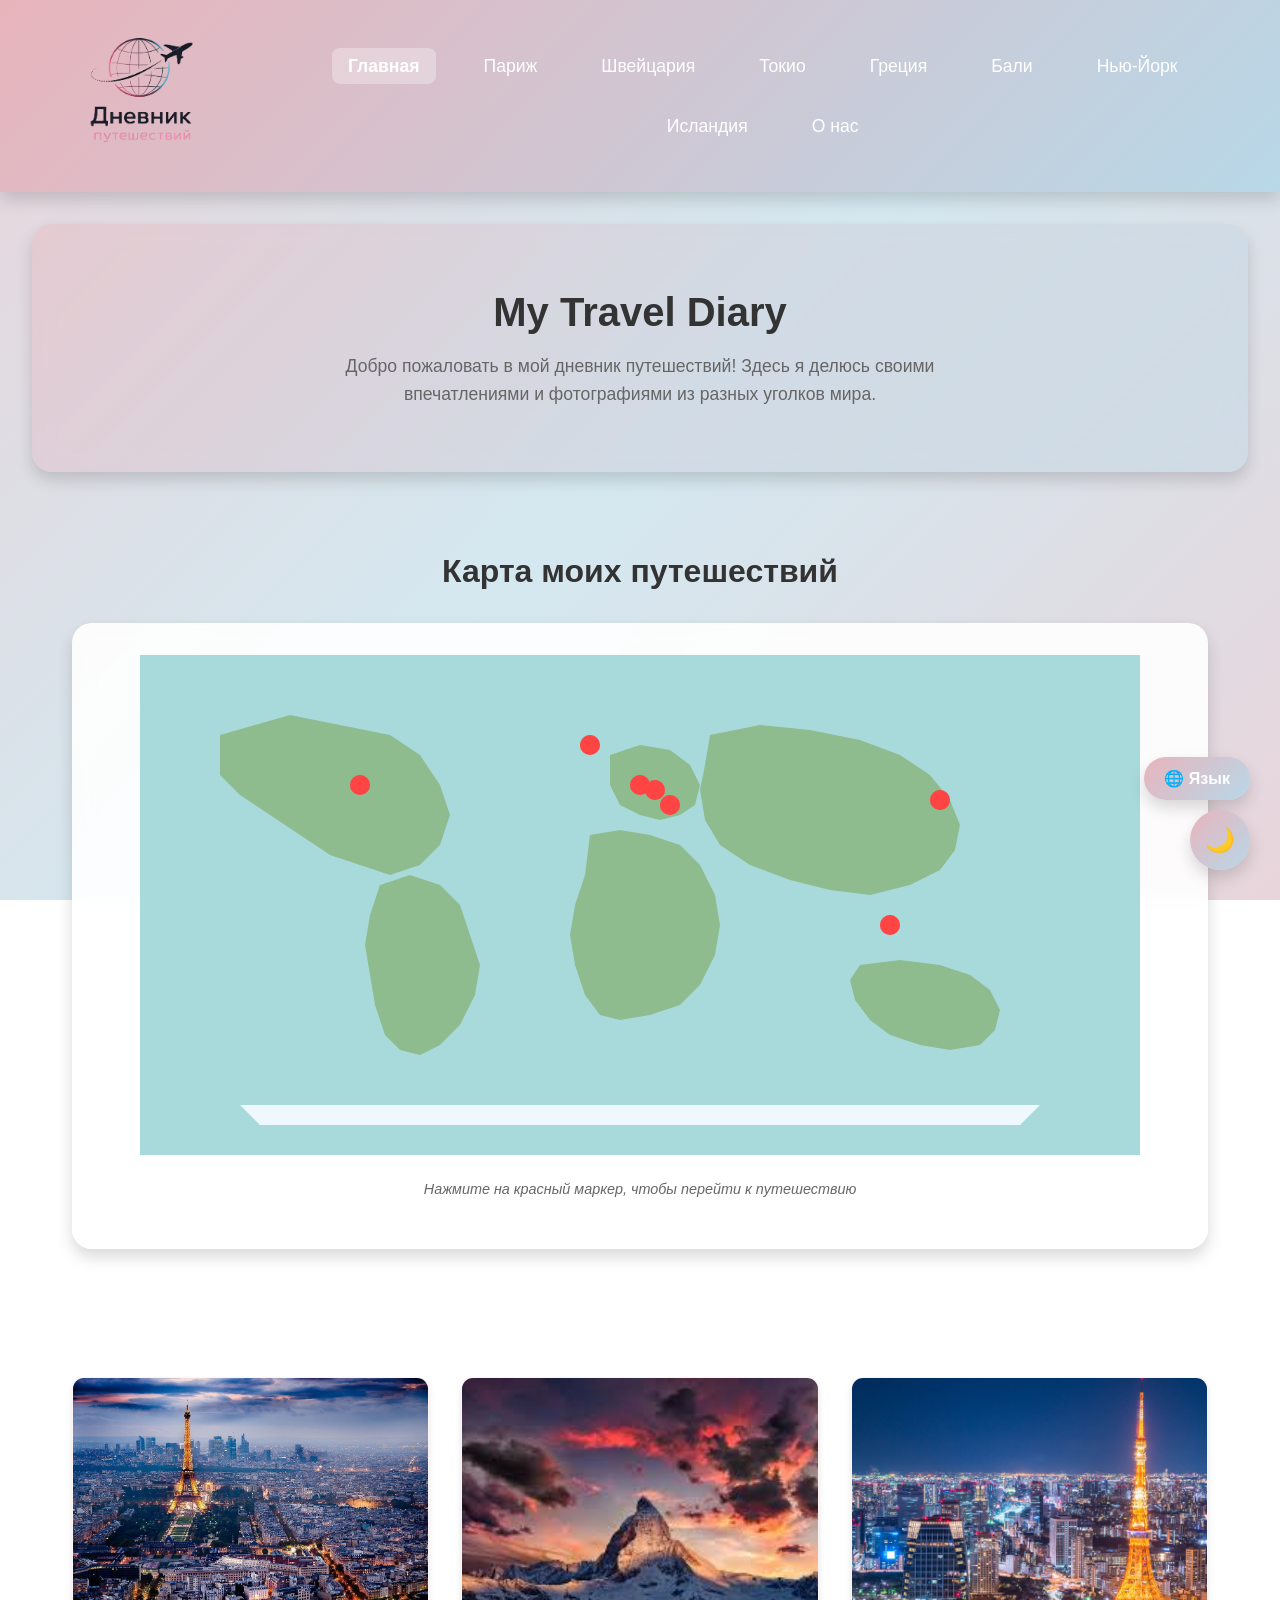
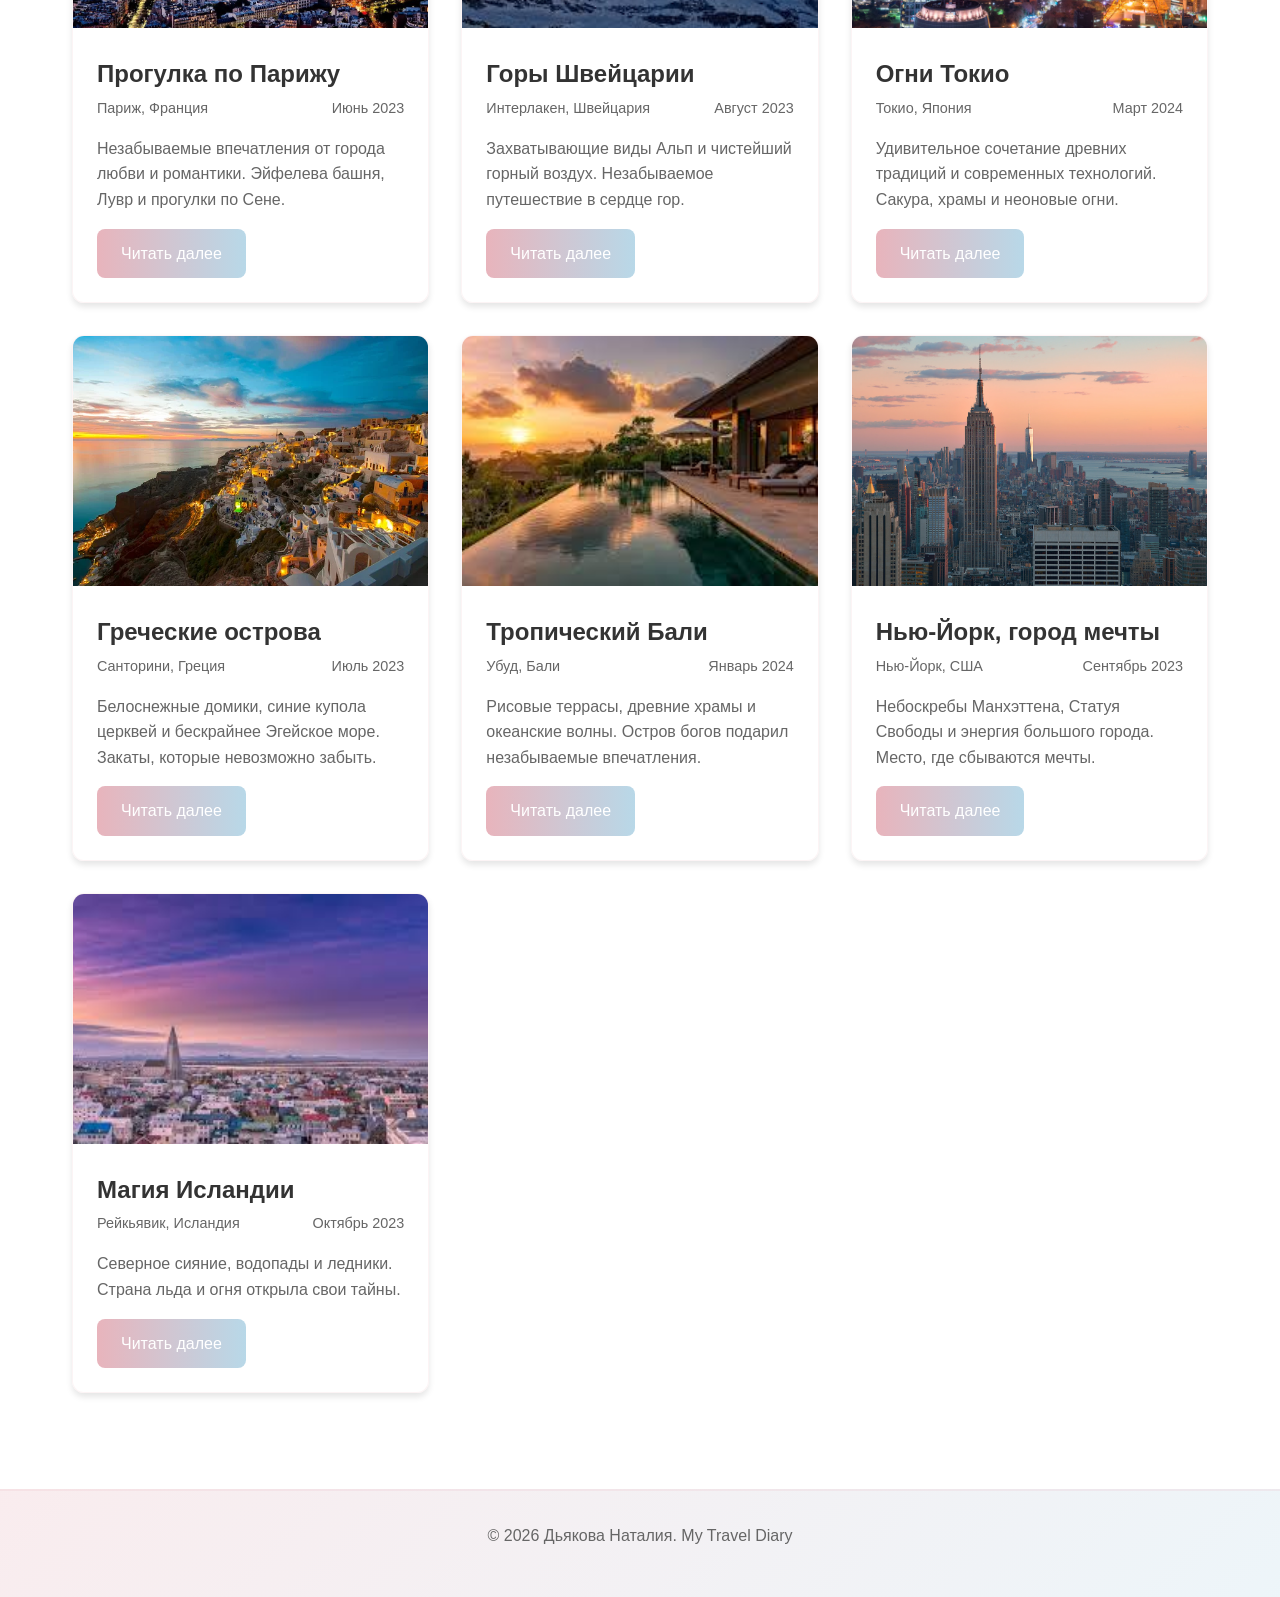
<file: index.html>
<!DOCTYPE html>
<html lang="ru">
<head>
    <meta charset="UTF-8">
    <meta name="viewport" content="width=device-width, initial-scale=1.0">
    <title>My Travel Diary - Дневник путешествий | Париж, Токио, Бали, Исландия</title>
    <meta name="description" content="Дневник путешествий с фотографиями и впечатлениями из Парижа, Швейцарии, Токио, Греции, Бали, Нью-Йорка и Исландии. Советы путешественникам и красивые места мира.">
    <meta name="keywords" content="путешествия, дневник, Париж, Токио, Бали, Исландия, фотографии, советы путешественникам">
    <meta name="author" content="Дьякова Наталия">
    <meta name="robots" content="index, follow">
    
    <!-- Open Graph / Facebook -->
    <meta property="og:type" content="website">
    <meta property="og:url" content="https://my-travel-diary.com/">
    <meta property="og:title" content="My Travel Diary - Дневник путешествий">
    <meta property="og:description" content="Дневник путешествий с фотографиями и впечатлениями из разных уголков мира">
    <meta property="og:image" content="https://my-travel-diary.com/images/logo.png">

    <!-- Twitter -->
    <meta property="twitter:card" content="summary_large_image">
    <meta property="twitter:url" content="https://my-travel-diary.com/">
    <meta property="twitter:title" content="My Travel Diary - Дневник путешествий">
    <meta property="twitter:description" content="Дневник путешествий с фотографиями и впечатлениями из разных уголков мира">
    <meta property="twitter:image" content="https://my-travel-diary.com/images/logo.png">
    
    <!-- Canonical URL -->
    <link rel="canonical" href="https://my-travel-diary.com/">
    
    <!-- PWA Manifest -->
    <link rel="manifest" href="/manifest.json">
    <meta name="theme-color" content="#E8B4BC">
    <meta name="apple-mobile-web-app-capable" content="yes">
    <meta name="apple-mobile-web-app-status-bar-style" content="default">
    <meta name="apple-mobile-web-app-title" content="Travel Diary">
    <link rel="apple-touch-icon" href="images/logo.png">
    
    <!-- Preload critical resources -->
    <link rel="preload" href="css/main.css" as="style">
    <link rel="preload" href="images/logo.png" as="image">
    <link rel="preload" href="js/language.js" as="script">
    
    <link rel="icon" type="image/png" href="images/logo.png">
    <link rel="stylesheet" href="css/fonts.css">
    <link rel="stylesheet" href="css/main.css?v=13">
    <link rel="stylesheet" href="css/components.css?v=13">
    <link rel="stylesheet" href="css/responsive.css?v=13">
    <link rel="stylesheet" href="css/mobile-optimizations.css?v=13">
    <link rel="stylesheet" href="css/mobile-menu-fix.css?v=13">
    
    <!-- DNS prefetch for external resources -->
    <link rel="dns-prefetch" href="//fonts.googleapis.com">
    
    <script src="js/map.js" defer></script>
    <script src="js/language.js?v=14" defer></script>
    <script src="js/complete-translations.js" defer></script>
    <script src="js/theme-and-animations.js?v=14" defer></script>
    <script src="js/analytics.js" defer></script>
    <script src="js/image-optimization.js" defer></script>
    <script src="js/performance-monitor.js" defer></script>
    <script src="js/mobile-menu.js" defer></script>
    
    <!-- Service Worker Registration -->
    <script>
        if ('serviceWorker' in navigator) {
            window.addEventListener('load', function() {
                navigator.serviceWorker.register('/sw.js')
                    .then(function(registration) {
                        console.log('ServiceWorker registration successful');
                    })
                    .catch(function(err) {
                        console.log('ServiceWorker registration failed: ', err);
                    });
            });
        }
    </script>
    
    <!-- Structured Data -->
    <script type="application/ld+json">
    {
      "@context": "https://schema.org",
      "@type": "Blog",
      "name": "My Travel Diary",
      "description": "Дневник путешествий с фотографиями и впечатлениями из разных уголков мира",
      "url": "https://my-travel-diary.com/",
      "author": {
        "@type": "Person",
        "name": "Дьякова Наталия"
      },
      "blogPost": [
        {
          "@type": "BlogPosting",
          "headline": "Прогулка по Парижу",
          "url": "https://my-travel-diary.com/travel-1.html",
          "datePublished": "2023-06-01"
        },
        {
          "@type": "BlogPosting",
          "headline": "Горы Швейцарии",
          "url": "https://my-travel-diary.com/travel-2.html",
          "datePublished": "2023-08-01"
        }
      ]
    }
    </script>
</head>
<body>
    <nav class="navigation">
        <div class="nav-container">
            <a href="index.html" class="nav-logo">
                <img src="images/logo.png" alt="My Travel Diary Logo" class="logo-image">
            </a>
            <button class="mobile-menu-btn" onclick="toggleMobileMenu()" aria-label="Toggle menu">
                ☰
            </button>
            <ul class="nav-list" id="navList">
                <li><a href="index.html" class="nav-link active" data-translate="nav.home">Главная</a></li>
                <li><a href="travel-1.html" class="nav-link" data-translate="nav.paris">Париж</a></li>
                <li><a href="travel-2.html" class="nav-link" data-translate="nav.switzerland">Швейцария</a></li>
                <li><a href="travel-3.html" class="nav-link" data-translate="nav.tokyo">Токио</a></li>
                <li><a href="travel-4.html" class="nav-link" data-translate="nav.greece">Греция</a></li>
                <li><a href="travel-5.html" class="nav-link" data-translate="nav.bali">Бали</a></li>
                <li><a href="travel-6.html" class="nav-link" data-translate="nav.newyork">Нью-Йорк</a></li>
                <li><a href="travel-7.html" class="nav-link" data-translate="nav.iceland">Исландия</a></li>
                <li><a href="about.html" class="nav-link" data-translate="nav.about">О нас</a></li>
            </ul>
        </div>
    </nav>

    <main>
        <section class="hero">
            <h1 data-translate="hero.title">My Travel Diary</h1>
            <p class="intro" data-translate="hero.intro">Добро пожаловать в мой дневник путешествий! Здесь я делюсь своими впечатлениями и фотографиями из разных уголков мира.</p>
        </section>

        <section class="world-map-section">
            <h2 data-translate="map.title">Карта моих путешествий</h2>
            <div class="map-container">
                <svg viewBox="0 0 1000 500" class="world-map">
                    <!-- Океан (фон) -->
                    <rect width="1000" height="500" fill="#A8DADC" class="ocean"/>
                    
                    <!-- Континенты -->
                    <g class="continents">
                        <!-- Северная Америка -->
                        <path class="continent" d="M 80 80 L 150 60 L 200 70 L 250 80 L 280 100 L 300 130 L 310 160 L 300 190 L 280 210 L 250 220 L 220 210 L 190 200 L 160 180 L 130 160 L 100 140 L 80 120 Z" fill="#8FBC8F"/>
                        
                        <!-- Южная Америка -->
                        <path class="continent" d="M 240 230 L 270 220 L 300 230 L 320 250 L 330 280 L 340 310 L 335 340 L 320 370 L 300 390 L 280 400 L 260 395 L 245 380 L 235 350 L 230 320 L 225 290 L 230 260 Z" fill="#8FBC8F"/>
                        
                        <!-- Европа -->
                        <path class="continent" d="M 470 100 L 500 90 L 530 95 L 550 110 L 560 130 L 555 150 L 540 160 L 520 165 L 500 160 L 480 150 L 470 130 Z" fill="#8FBC8F"/>
                        
                        <!-- Африка -->
                        <path class="continent" d="M 450 180 L 480 175 L 510 180 L 540 190 L 560 210 L 575 240 L 580 270 L 575 300 L 560 330 L 540 350 L 510 360 L 480 365 L 460 360 L 445 340 L 435 310 L 430 280 L 435 250 L 445 220 Z" fill="#8FBC8F"/>
                        
                        <!-- Азия -->
                        <path class="continent" d="M 570 80 L 620 70 L 670 75 L 720 85 L 760 100 L 790 120 L 810 145 L 820 170 L 815 195 L 800 215 L 770 230 L 730 240 L 690 235 L 650 225 L 610 210 L 580 190 L 565 165 L 560 135 L 565 110 Z" fill="#8FBC8F"/>
                        
                        <!-- Австралия -->
                        <path class="continent" d="M 720 310 L 760 305 L 800 310 L 830 320 L 850 335 L 860 355 L 855 375 L 840 390 L 810 395 L 780 390 L 750 380 L 730 365 L 715 345 L 710 325 Z" fill="#8FBC8F"/>
                        
                        <!-- Антарктида -->
                        <path class="continent" d="M 100 450 L 900 450 L 880 470 L 120 470 Z" fill="#F0F8FF"/>
                    </g>
                    
                    <!-- Маркеры посещенных мест -->
                    <g class="markers">
                        <!-- Париж -->
                        <circle class="marker" data-country="paris" cx="500" cy="130" r="10" fill="#FF4444"/>
                        <circle class="marker-pulse" cx="500" cy="130" r="10" fill="#FF4444" opacity="0.5"/>
                        
                        <!-- Швейцария -->
                        <circle class="marker" data-country="switzerland" cx="515" cy="135" r="10" fill="#FF4444"/>
                        <circle class="marker-pulse" cx="515" cy="135" r="10" fill="#FF4444" opacity="0.5"/>
                        
                        <!-- Токио -->
                        <circle class="marker" data-country="tokyo" cx="800" cy="145" r="10" fill="#FF4444"/>
                        <circle class="marker-pulse" cx="800" cy="145" r="10" fill="#FF4444" opacity="0.5"/>
                        
                        <!-- Греция -->
                        <circle class="marker" data-country="greece" cx="530" cy="150" r="10" fill="#FF4444"/>
                        <circle class="marker-pulse" cx="530" cy="150" r="10" fill="#FF4444" opacity="0.5"/>
                        
                        <!-- Бали -->
                        <circle class="marker" data-country="bali" cx="750" cy="270" r="10" fill="#FF4444"/>
                        <circle class="marker-pulse" cx="750" cy="270" r="10" fill="#FF4444" opacity="0.5"/>
                        
                        <!-- Нью-Йорк -->
                        <circle class="marker" data-country="newyork" cx="220" cy="130" r="10" fill="#FF4444"/>
                        <circle class="marker-pulse" cx="220" cy="130" r="10" fill="#FF4444" opacity="0.5"/>
                        
                        <!-- Исландия -->
                        <circle class="marker" data-country="iceland" cx="450" cy="90" r="10" fill="#FF4444"/>
                        <circle class="marker-pulse" cx="450" cy="90" r="10" fill="#FF4444" opacity="0.5"/>
                    </g>
                </svg>
                <p class="map-hint" data-translate="map.hint">Нажмите на красный маркер, чтобы перейти к путешествию</p>
            </div>
        </section>

        <section class="travel-cards">
            <article class="travel-card">
                <img src="images/paris.jpg" alt="Прогулка по Парижу" class="card-image">
                <div class="card-content">
                    <h3 class="card-title" data-translate="paris.title">Прогулка по Парижу</h3>
                    <div class="card-meta">
                        <span class="card-location" data-translate="paris.location">Париж, Франция</span>
                        <span class="card-date" data-translate="paris.date">Июнь 2023</span>
                    </div>
                    <p class="card-description" data-translate="paris.short">Незабываемые впечатления от города любви и романтики. Эйфелева башня, Лувр и прогулки по Сене.</p>
                    <a href="travel-1.html" class="card-button" data-translate="card.readmore">Читать далее</a>
                </div>
            </article>

            <article class="travel-card">
                <img src="images/switzerland.jpg" alt="Горы Швейцарии" class="card-image">
                <div class="card-content">
                    <h3 class="card-title" data-translate="switzerland.title">Горы Швейцарии</h3>
                    <div class="card-meta">
                        <span class="card-location" data-translate="switzerland.location">Интерлакен, Швейцария</span>
                        <span class="card-date" data-translate="switzerland.date">Август 2023</span>
                    </div>
                    <p class="card-description" data-translate="switzerland.short">Захватывающие виды Альп и чистейший горный воздух. Незабываемое путешествие в сердце гор.</p>
                    <a href="travel-2.html" class="card-button" data-translate="card.readmore">Читать далее</a>
                </div>
            </article>

            <article class="travel-card">
                <img src="images/tokyo.jpg" alt="Токио" class="card-image">
                <div class="card-content">
                    <h3 class="card-title" data-translate="tokyo.title">Огни Токио</h3>
                    <div class="card-meta">
                        <span class="card-location" data-translate="tokyo.location">Токио, Япония</span>
                        <span class="card-date" data-translate="tokyo.date">Март 2024</span>
                    </div>
                    <p class="card-description" data-translate="tokyo.short">Удивительное сочетание древних традиций и современных технологий. Сакура, храмы и неоновые огни.</p>
                    <a href="travel-3.html" class="card-button" data-translate="card.readmore">Читать далее</a>
                </div>
            </article>

            <article class="travel-card">
                <img src="images/greece.jpg" alt="Греция" class="card-image">
                <div class="card-content">
                    <h3 class="card-title" data-translate="greece.title">Греческие острова</h3>
                    <div class="card-meta">
                        <span class="card-location" data-translate="greece.location">Санторини, Греция</span>
                        <span class="card-date" data-translate="greece.date">Июль 2023</span>
                    </div>
                    <p class="card-description" data-translate="greece.short">Белоснежные домики, синие купола церквей и бескрайнее Эгейское море. Закаты, которые невозможно забыть.</p>
                    <a href="travel-4.html" class="card-button" data-translate="card.readmore">Читать далее</a>
                </div>
            </article>

            <article class="travel-card">
                <img src="images/bali.jpg" alt="Бали" class="card-image">
                <div class="card-content">
                    <h3 class="card-title" data-translate="bali.title">Тропический Бали</h3>
                    <div class="card-meta">
                        <span class="card-location" data-translate="bali.location">Убуд, Бали</span>
                        <span class="card-date" data-translate="bali.date">Январь 2024</span>
                    </div>
                    <p class="card-description" data-translate="bali.short">Рисовые террасы, древние храмы и океанские волны. Остров богов подарил незабываемые впечатления.</p>
                    <a href="travel-5.html" class="card-button" data-translate="card.readmore">Читать далее</a>
                </div>
            </article>

            <article class="travel-card">
                <img src="images/newyork.jpg" alt="Нью-Йорк" class="card-image">
                <div class="card-content">
                    <h3 class="card-title" data-translate="newyork.title">Нью-Йорк, город мечты</h3>
                    <div class="card-meta">
                        <span class="card-location" data-translate="newyork.location">Нью-Йорк, США</span>
                        <span class="card-date" data-translate="newyork.date">Сентябрь 2023</span>
                    </div>
                    <p class="card-description" data-translate="newyork.short">Небоскребы Манхэттена, Статуя Свободы и энергия большого города. Место, где сбываются мечты.</p>
                    <a href="travel-6.html" class="card-button" data-translate="card.readmore">Читать далее</a>
                </div>
            </article>

            <article class="travel-card">
                <img src="images/iceland.jpg" alt="Исландия" class="card-image">
                <div class="card-content">
                    <h3 class="card-title" data-translate="iceland.title">Магия Исландии</h3>
                    <div class="card-meta">
                        <span class="card-location" data-translate="iceland.location">Рейкьявик, Исландия</span>
                        <span class="card-date" data-translate="iceland.date">Октябрь 2023</span>
                    </div>
                    <p class="card-description" data-translate="iceland.short">Северное сияние, водопады и ледники. Страна льда и огня открыла свои тайны.</p>
                    <a href="travel-7.html" class="card-button" data-translate="card.readmore">Читать далее</a>
                </div>
            </article>
        </section>
    </main>

    <footer class="site-footer">
        <p data-translate="footer.text">&copy; 2026 Дьякова Наталия. My Travel Diary</p>
    </footer>
</body>
</html>
</file>
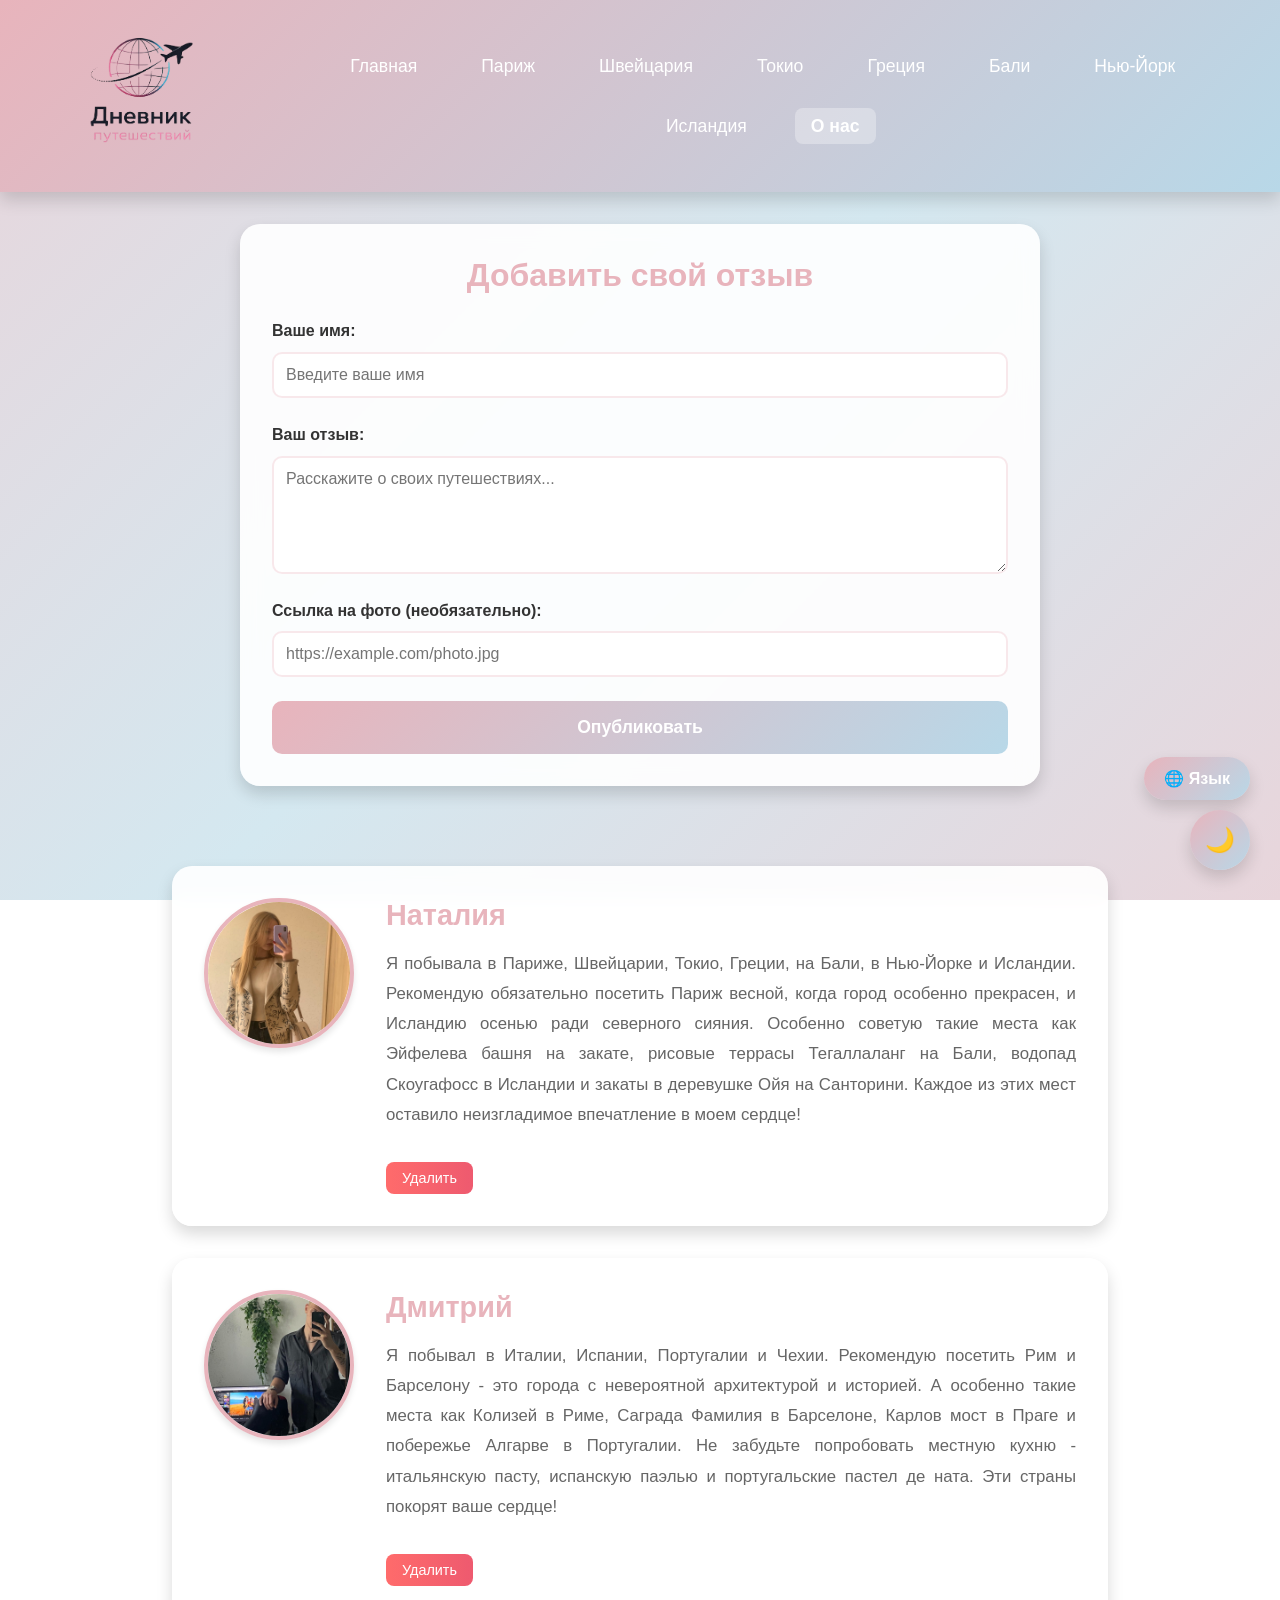
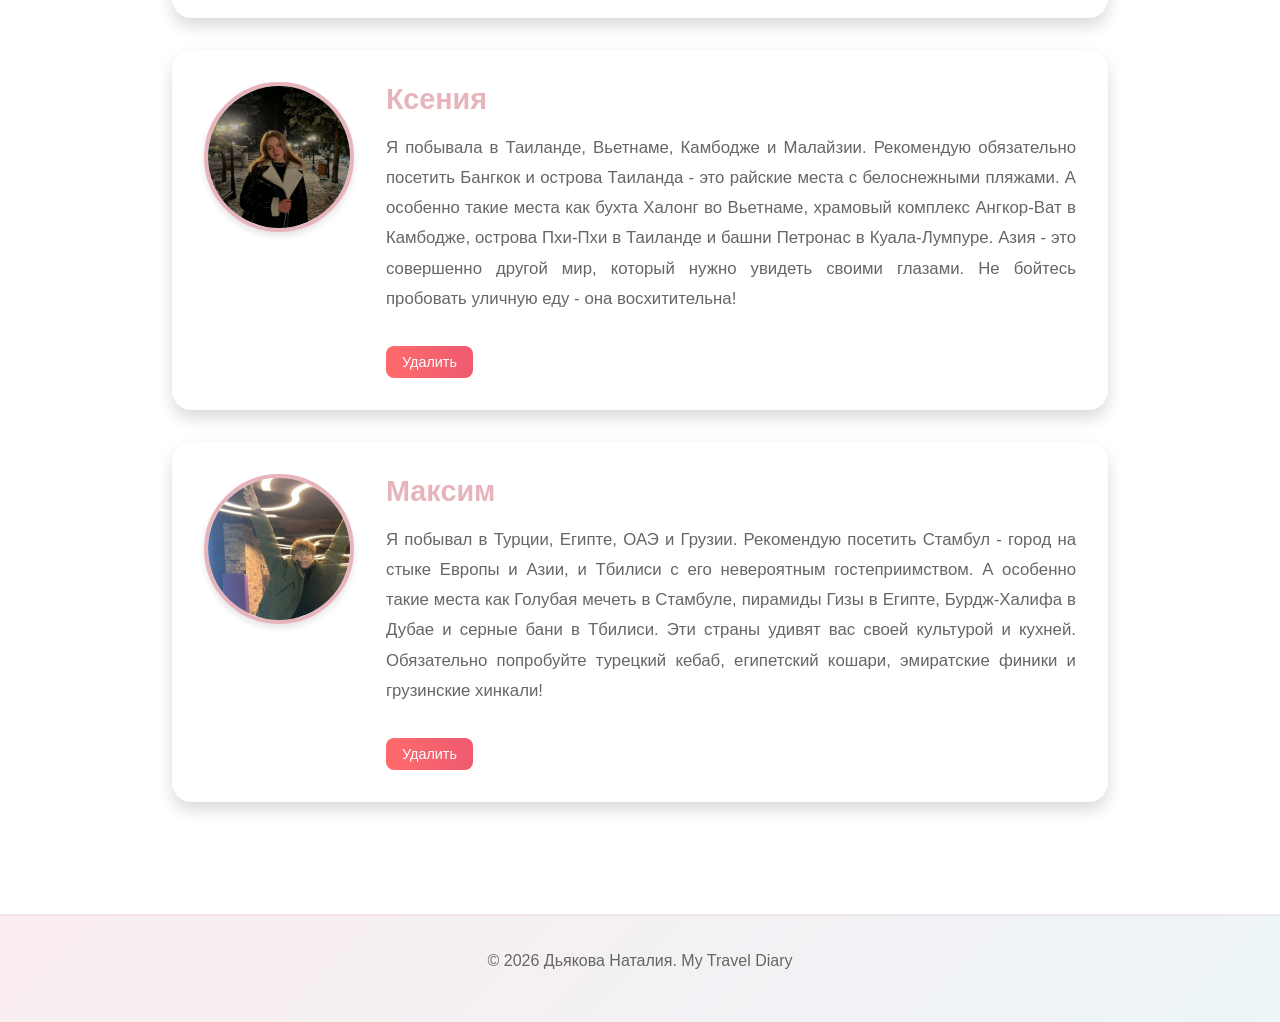
<file: about.html>
<!DOCTYPE html>
<html lang="ru">
<head>
    <meta charset="UTF-8">
    <meta name="viewport" content="width=device-width, initial-scale=1.0">
    <title>О нас - My Travel Diary | Команда путешественников</title>
    <meta name="description" content="Познакомьтесь с нашей командой путешественников. Читайте отзывы о путешествиях и делитесь своим опытом.">
    <meta name="keywords" content="команда путешественников, отзывы о путешествиях, опыт путешествий">
    <meta name="author" content="Дьякова Наталия">
    <meta name="robots" content="index, follow">
    
    <!-- Open Graph / Facebook -->
    <meta property="og:type" content="website">
    <meta property="og:url" content="https://my-travel-diary.com/about.html">
    <meta property="og:title" content="О нас - My Travel Diary">
    <meta property="og:description" content="Познакомьтесь с нашей командой путешественников">
    <meta property="og:image" content="https://my-travel-diary.com/images/logo.png">

    <!-- Canonical URL -->
    <link rel="canonical" href="https://my-travel-diary.com/about.html">
    
    <link rel="icon" type="image/png" href="images/logo.png">
    <link rel="stylesheet" href="css/main.css?v=10">
    <link rel="stylesheet" href="css/components.css?v=10">
    <link rel="stylesheet" href="css/responsive.css?v=10">
    <link rel="stylesheet" href="css/about.css">
    <link rel="stylesheet" href="css/mobile-optimizations.css?v=10">
    <link rel="stylesheet" href="css/mobile-menu-fix.css?v=10">
    <script src="js/language.js" defer></script>
    <script src="js/complete-translations.js" defer></script>
    <script src="js/theme-and-animations.js" defer></script>
    <script src="js/reviews.js" defer></script>
    <script src="js/mobile-menu.js" defer></script>
</head>
<body>
    <nav class="navigation">
        <div class="nav-container">
            <a href="index.html" class="nav-logo">
                <img src="images/logo.png" alt="My Travel Diary Logo" class="logo-image">
            </a>
            <button class="mobile-menu-btn" onclick="toggleMobileMenu()" aria-label="Toggle menu">
                ☰
            </button>
            <ul class="nav-list" id="navList">
                <li><a href="index.html" class="nav-link">Главная</a></li>
                <li><a href="travel-1.html" class="nav-link">Париж</a></li>
                <li><a href="travel-2.html" class="nav-link">Швейцария</a></li>
                <li><a href="travel-3.html" class="nav-link">Токио</a></li>
                <li><a href="travel-4.html" class="nav-link">Греция</a></li>
                <li><a href="travel-5.html" class="nav-link">Бали</a></li>
                <li><a href="travel-6.html" class="nav-link">Нью-Йорк</a></li>
                <li><a href="travel-7.html" class="nav-link">Исландия</a></li>
                <li><a href="about.html" class="nav-link active">О нас</a></li>
            </ul>
        </div>
    </nav>

    <main>
        <section class="add-review-section">
            <h2 data-translate="about.add.title">Добавить свой отзыв</h2>
            <form class="review-form" id="reviewForm">
                <div class="form-group">
                    <label for="reviewName" data-translate="about.form.name">Ваше имя:</label>
                    <input type="text" id="reviewName" required placeholder="Введите ваше имя">
                </div>
                <div class="form-group">
                    <label for="reviewText" data-translate="about.form.text">Ваш отзыв:</label>
                    <textarea id="reviewText" required rows="5" placeholder="Расскажите о своих путешествиях..."></textarea>
                </div>
                <div class="form-group">
                    <label for="reviewAvatar" data-translate="about.form.avatar">Ссылка на фото (необязательно):</label>
                    <input type="text" id="reviewAvatar" placeholder="https://example.com/photo.jpg">
                </div>
                <button type="submit" class="submit-btn" data-translate="about.form.submit">Опубликовать</button>
            </form>
        </section>

        <section class="team-section">
        </section>
    </main>

    <footer class="site-footer">
        <p>&copy; 2026 Дьякова Наталия. My Travel Diary</p>
    </footer>
</body>
</html>
</file>
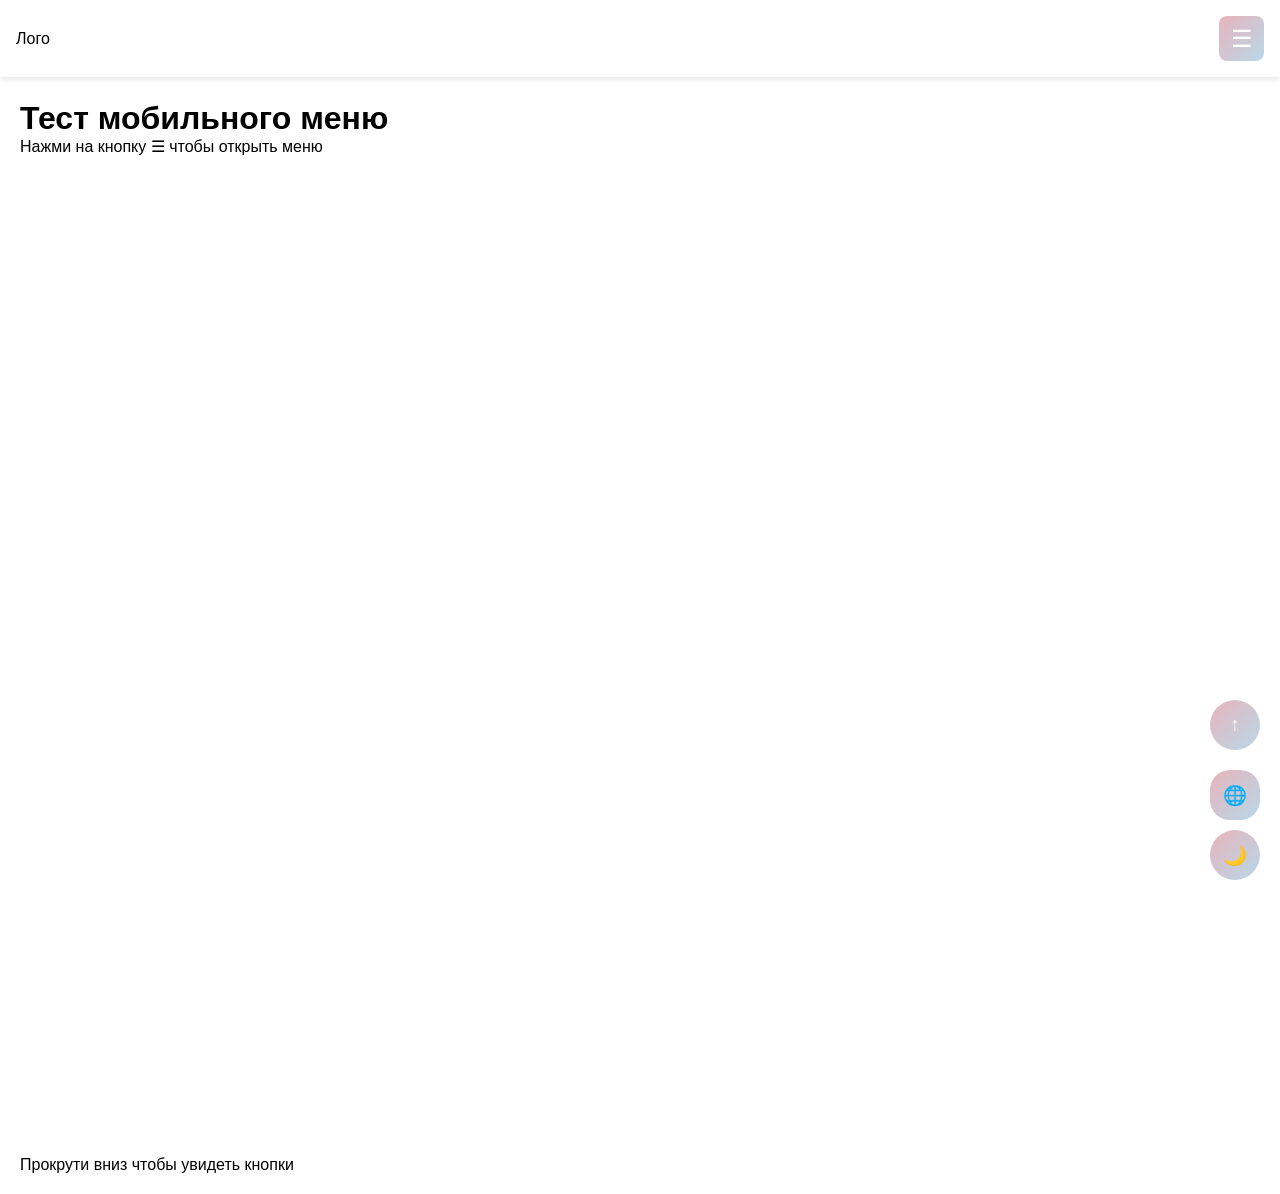
<file: test-mobile.html>
<!DOCTYPE html>
<html lang="ru">
<head>
    <meta charset="UTF-8">
    <meta name="viewport" content="width=device-width, initial-scale=1.0">
    <title>Тест мобильного меню</title>
    <style>
        * { margin: 0; padding: 0; box-sizing: border-box; }
        body { font-family: Arial, sans-serif; }
        
        .navigation {
            position: fixed;
            top: 0;
            left: 0;
            right: 0;
            background: white;
            padding: 1rem;
            box-shadow: 0 2px 5px rgba(0,0,0,0.1);
            z-index: 1001;
            display: flex;
            justify-content: space-between;
            align-items: center;
        }
        
        .mobile-menu-btn {
            background: linear-gradient(135deg, #E8B4BC, #B8D8E8);
            border: none;
            color: white;
            font-size: 1.5rem;
            width: 45px;
            height: 45px;
            border-radius: 8px;
            cursor: pointer;
            z-index: 1002;
        }
        
        .nav-list {
            display: none;
            position: fixed;
            top: 0;
            left: 0;
            right: 0;
            bottom: 0;
            background: white;
            flex-direction: column;
            padding: 80px 20px;
            overflow-y: auto;
            z-index: 1000;
            list-style: none;
        }
        
        .nav-list.active {
            display: flex;
        }
        
        .nav-link {
            display: block;
            padding: 1.2rem;
            margin: 0.5rem 0;
            background: rgba(232, 180, 188, 0.1);
            border-radius: 8px;
            text-align: center;
            text-decoration: none;
            color: #333;
            font-size: 1.1rem;
        }
        
        .content {
            margin-top: 80px;
            padding: 20px;
        }
        
        .theme-toggle, .lang-toggle, .scroll-top {
            position: fixed !important;
            background: linear-gradient(135deg, #E8B4BC, #B8D8E8);
            border: none;
            color: white;
            border-radius: 50%;
            width: 50px;
            height: 50px;
            display: flex;
            align-items: center;
            justify-content: center;
            font-size: 1.2rem;
            cursor: pointer;
            z-index: 998;
        }
        
        .theme-toggle { bottom: 20px; right: 20px; }
        .lang-toggle { bottom: 80px; right: 20px; border-radius: 20px; padding: 0.6rem 1rem; }
        .scroll-top { bottom: 150px; right: 20px; }
    </style>
</head>
<body>
    <nav class="navigation">
        <div>Лого</div>
        <button class="mobile-menu-btn" onclick="toggleMenu()">☰</button>
        <ul class="nav-list" id="navList">
            <li><a href="#" class="nav-link">Главная</a></li>
            <li><a href="#" class="nav-link">Париж</a></li>
            <li><a href="#" class="nav-link">Швейцария</a></li>
            <li><a href="#" class="nav-link">Токио</a></li>
            <li><a href="#" class="nav-link">Греция</a></li>
            <li><a href="#" class="nav-link">Бали</a></li>
            <li><a href="#" class="nav-link">Нью-Йорк</a></li>
            <li><a href="#" class="nav-link">Исландия</a></li>
            <li><a href="#" class="nav-link">О нас</a></li>
        </ul>
    </nav>
    
    <div class="content">
        <h1>Тест мобильного меню</h1>
        <p>Нажми на кнопку ☰ чтобы открыть меню</p>
        <p style="margin-top: 1000px;">Прокрути вниз чтобы увидеть кнопки</p>
    </div>
    
    <button class="theme-toggle">🌙</button>
    <button class="lang-toggle">🌐</button>
    <button class="scroll-top">↑</button>
    
    <script>
        function toggleMenu() {
            const navList = document.getElementById('navList');
            const btn = document.querySelector('.mobile-menu-btn');
            navList.classList.toggle('active');
            btn.innerHTML = navList.classList.contains('active') ? '✕' : '☰';
        }
    </script>
</body>
</html>
</file>
<file: css/main.css>
/* CSS Variables - Color Scheme */
:root {
    /* Primary Colors - более спокойные тона */
    --primary-pink: #E8B4BC;
    --light-pink: #F5E6E8;
    --sky-blue: #B8D8E8;
    --light-blue: #D9EAF3;
    
    /* Gradients */
    --gradient-primary: linear-gradient(135deg, #E8B4BC, #B8D8E8);
    --gradient-button: linear-gradient(90deg, #E8B4BC, #B8D8E8);
    
    /* Neutral Colors */
    --white: #FFFFFF;
    --light-bg: #F8F9FA;
    --text-dark: #333333;
    --text-gray: #666666;
    --bg-gradient: linear-gradient(135deg, #E8D5DB 0%, #D4E8F0 50%, #E8D5DB 100%);
    
    /* Shadows */
    --shadow-soft: 0 4px 6px rgba(0, 0, 0, 0.1);
    --shadow-medium: 0 8px 16px rgba(0, 0, 0, 0.15);
}

/* Dark Theme */
body.dark-theme {
    --primary-pink: #E8B4BC;
    --light-pink: #3A2E30;
    --sky-blue: #B8D8E8;
    --light-blue: #2E3A42;
    
    --gradient-primary: linear-gradient(135deg, #E8B4BC, #B8D8E8);
    --gradient-button: linear-gradient(90deg, #E8B4BC, #B8D8E8);
    
    --white: #1A1A1A;
    --light-bg: #2A2A2A;
    --text-dark: #FFFFFF;
    --text-gray: #CCCCCC;
    --bg-gradient: linear-gradient(135deg, #1A1A1A 0%, #2A2A2A 50%, #1A1A1A 100%);
    
    --shadow-soft: 0 4px 6px rgba(0, 0, 0, 0.5);
    --shadow-medium: 0 8px 16px rgba(0, 0, 0, 0.7);
}

/* Base Styles */
* {
    margin: 0;
    padding: 0;
    box-sizing: border-box;
}

body {
    font-family: 'Segoe UI', Tahoma, Geneva, Verdana, sans-serif;
    font-size: 16px;
    line-height: 1.6;
    color: var(--text-dark);
    background: var(--bg-gradient);
    background-attachment: fixed;
    min-height: 100vh;
    transition: background 0.3s ease, color 0.3s ease;
}

/* Typography */
h1 {
    font-size: 2.5rem;
    line-height: 1.2;
    color: var(--text-dark);
}

h2 {
    font-size: 2rem;
    line-height: 1.2;
    color: var(--text-dark);
}

h3 {
    font-size: 1.5rem;
    line-height: 1.2;
    color: var(--text-dark);
}

p {
    margin-bottom: 1rem;
}

/* Main Container */
main {
    min-height: calc(100vh - 200px);
}

/* Scroll Animations */
.scroll-animate {
    opacity: 0;
    transform: translateY(30px);
    transition: opacity 0.6s ease, transform 0.6s ease;
}

.scroll-animate.visible {
    opacity: 1;
    transform: translateY(0);
}

.scroll-animate-left {
    opacity: 0;
    transform: translateX(-50px);
    transition: opacity 0.6s ease, transform 0.6s ease;
}

.scroll-animate-left.visible {
    opacity: 1;
    transform: translateX(0);
}

.scroll-animate-right {
    opacity: 0;
    transform: translateX(50px);
    transition: opacity 0.6s ease, transform 0.6s ease;
}

.scroll-animate-right.visible {
    opacity: 1;
    transform: translateX(0);
}

/* Theme Toggle Button */
.theme-toggle {
    position: fixed;
    bottom: 30px;
    right: 30px;
    width: 60px;
    height: 60px;
    border-radius: 50%;
    background: var(--gradient-primary);
    border: none;
    cursor: pointer;
    box-shadow: var(--shadow-medium);
    z-index: 1000;
    display: flex;
    align-items: center;
    justify-content: center;
    font-size: 1.5rem;
    transition: all 0.3s ease;
}

.theme-toggle:hover {
    transform: scale(1.1) rotate(15deg);
    box-shadow: 0 10px 25px rgba(0, 0, 0, 0.3);
}

.theme-toggle:active {
    transform: scale(0.95);
}

/* Language Toggle Button */
.lang-toggle {
    position: fixed;
    bottom: 100px;
    right: 30px;
    padding: 0.75rem 1.25rem;
    border-radius: 25px;
    background: var(--gradient-primary);
    border: none;
    cursor: pointer;
    box-shadow: var(--shadow-medium);
    z-index: 1000;
    font-size: 1rem;
    font-weight: bold;
    color: white;
    transition: all 0.3s ease;
    display: flex;
    align-items: center;
    gap: 0.5rem;
}

.lang-toggle:hover {
    transform: translateY(-3px);
    box-shadow: 0 10px 25px rgba(0, 0, 0, 0.3);
}

.lang-toggle:active {
    transform: translateY(-1px);
}

/* Language Selector Menu */
.lang-selector {
    position: fixed;
    bottom: 100px;
    right: 30px;
    z-index: 1001;
}

.lang-menu {
    position: absolute;
    bottom: 70px;
    right: 0;
    background: white;
    border-radius: 15px;
    box-shadow: 0 10px 30px rgba(0, 0, 0, 0.2);
    padding: 0.5rem;
    min-width: 150px;
    opacity: 0;
    visibility: hidden;
    transform: translateY(10px);
    transition: all 0.3s ease;
}

.lang-menu.active {
    opacity: 1;
    visibility: visible;
    transform: translateY(0);
}

.lang-option {
    display: flex;
    align-items: center;
    gap: 0.75rem;
    padding: 0.75rem 1rem;
    cursor: pointer;
    border-radius: 10px;
    transition: all 0.2s ease;
    font-size: 1rem;
    color: var(--text-dark);
}

.lang-option:hover {
    background: linear-gradient(135deg, rgba(232, 180, 188, 0.2), rgba(184, 216, 232, 0.2));
    transform: translateX(5px);
}

.lang-option.selected {
    background: var(--gradient-primary);
    color: white;
    font-weight: bold;
}

.lang-flag {
    font-size: 1.5rem;
}

.lang-name {
    flex: 1;
}

/* Scroll to Top Button */
.scroll-top-btn {
    position: fixed;
    bottom: 170px;
    right: 30px;
    width: 60px;
    height: 60px;
    border-radius: 50%;
    background: var(--gradient-primary);
    border: none;
    cursor: pointer;
    box-shadow: var(--shadow-medium);
    z-index: 1000;
    display: flex;
    align-items: center;
    justify-content: center;
    font-size: 1.8rem;
    color: white;
    opacity: 0;
    visibility: hidden;
    transform: translateY(20px);
    transition: all 0.3s ease;
}

.scroll-top-btn.visible {
    opacity: 1;
    visibility: visible;
    transform: translateY(0);
}

.scroll-top-btn:hover {
    transform: translateY(-5px);
    box-shadow: 0 10px 25px rgba(0, 0, 0, 0.3);
}

.scroll-top-btn:active {
    transform: translateY(-3px);
}
</file>
<file: css/fonts.css>
/* Оптимизированная загрузка шрифтов */

/* Системные шрифты как fallback */
:root {
    --font-system: -apple-system, BlinkMacSystemFont, 'Segoe UI', Roboto, Oxygen, Ubuntu, Cantarell, sans-serif;
    --font-mono: 'SF Mono', Monaco, 'Cascadia Code', 'Roboto Mono', Consolas, 'Courier New', monospace;
}

/* Основной шрифт с системным fallback */
body {
    font-family: var(--font-system);
    font-display: swap; /* Быстрое отображение с fallback шрифтом */
}

/* Оптимизация для кириллицы */
@supports (font-variation-settings: normal) {
    body {
        font-variation-settings: 'wght' 400;
    }
    
    h1, h2, h3, h4, h5, h6 {
        font-variation-settings: 'wght' 600;
    }
}

/* Предзагрузка критических шрифтов */
.font-preload {
    font-family: var(--font-system);
    visibility: hidden;
    position: absolute;
    left: -9999px;
}

/* Улучшение читаемости текста */
body {
    -webkit-font-smoothing: antialiased;
    -moz-osx-font-smoothing: grayscale;
    text-rendering: optimizeLegibility;
}

/* Оптимизация для мобильных устройств */
@media (max-width: 768px) {
    body {
        font-size: 16px; /* Предотвращает зум на iOS */
        line-height: 1.5;
    }
}
</file>
<file: css/components.css>
/* Navigation Component */
.navigation {
    background: var(--gradient-primary);
    padding: 1rem 2rem;
    box-shadow: var(--shadow-medium);
    position: sticky;
    top: 0;
    z-index: 100;
}

.nav-container {
    display: flex;
    align-items: center;
    gap: 2rem;
    max-width: 1400px;
    margin: 0 auto;
}

.nav-logo {
    display: flex;
    align-items: center;
}

.logo-image {
    height: 160px;
    width: auto;
    object-fit: contain;
}

.nav-list {
    list-style: none;
    display: flex;
    justify-content: center;
    gap: 2rem;
    flex-wrap: wrap;
    flex: 1;
}

.nav-link {
    color: var(--white);
    text-decoration: none;
    font-size: 1.1rem;
    padding: 0.5rem 1rem;
    border-radius: 8px;
    transition: all 0.3s ease;
}

.nav-link:hover {
    background-color: rgba(255, 255, 255, 0.2);
    transform: translateY(-2px);
}

.nav-link.active {
    background-color: rgba(255, 255, 255, 0.3);
    font-weight: bold;
}

/* Hero Section */
.hero {
    text-align: center;
    padding: 4rem 2rem;
    background: linear-gradient(135deg, rgba(232, 180, 188, 0.4), rgba(184, 216, 232, 0.4));
    backdrop-filter: blur(10px);
    border-radius: 20px;
    margin: 2rem;
    box-shadow: var(--shadow-medium);
}

.hero h1 {
    margin-bottom: 1rem;
    color: var(--text-dark);
}

.intro {
    font-size: 1.1rem;
    color: var(--text-gray);
    max-width: 600px;
    margin: 0 auto;
}

/* Travel Cards Container */
.travel-cards {
    display: grid;
    grid-template-columns: repeat(auto-fit, minmax(300px, 1fr));
    gap: 2rem;
    padding: 3rem 2rem;
    max-width: 1200px;
    margin: 0 auto;
}

/* Travel Card Component */
.travel-card {
    background: rgba(255, 255, 255, 0.95);
    backdrop-filter: blur(10px);
    border-radius: 12px;
    box-shadow: var(--shadow-soft);
    overflow: hidden;
    transition: all 0.3s ease;
    border: 1px solid rgba(232, 180, 188, 0.15);
}

.travel-card:hover {
    transform: translateY(-8px);
    box-shadow: var(--shadow-medium);
}

.card-image {
    width: 100%;
    height: 250px;
    object-fit: cover;
}

.card-content {
    padding: 1.5rem;
}

.card-title {
    font-size: 1.5rem;
    margin-bottom: 0.5rem;
    color: var(--text-dark);
}

.card-meta {
    display: flex;
    justify-content: space-between;
    margin-bottom: 1rem;
    font-size: 0.9rem;
    color: var(--text-gray);
}

.card-description {
    color: var(--text-gray);
    margin-bottom: 1rem;
}

.card-button {
    display: inline-block;
    padding: 0.75rem 1.5rem;
    background: var(--gradient-button);
    color: var(--white);
    text-decoration: none;
    border-radius: 8px;
    transition: all 0.3s ease;
}

.card-button:hover {
    transform: translateY(-2px);
    box-shadow: var(--shadow-medium);
}

/* Travel Detail Page */
.travel-detail {
    max-width: 900px;
    margin: 0 auto;
    padding: 2rem;
    background: rgba(255, 255, 255, 0.8);
    backdrop-filter: blur(10px);
    border-radius: 20px;
    margin-top: 2rem;
    margin-bottom: 2rem;
    box-shadow: var(--shadow-medium);
}

.travel-header {
    text-align: center;
    margin-bottom: 2rem;
}

.travel-header h1 {
    margin-bottom: 1rem;
}

.travel-meta {
    display: flex;
    justify-content: center;
    gap: 2rem;
    font-size: 1.1rem;
    color: var(--text-gray);
}

/* Photo Gallery */
.photo-gallery {
    display: grid;
    grid-template-columns: repeat(auto-fit, minmax(250px, 1fr));
    gap: 1rem;
    margin: 2rem 0;
}

.gallery-image {
    width: 100%;
    height: 300px;
    object-fit: cover;
    border-radius: 12px;
    box-shadow: var(--shadow-soft);
}

/* Travel Content */
.travel-content {
    margin: 2rem 0;
    font-size: 1.1rem;
    line-height: 1.8;
}

/* Back Button */
.back-button {
    display: inline-block;
    padding: 0.75rem 1.5rem;
    background: var(--gradient-button);
    color: var(--white);
    text-decoration: none;
    border-radius: 8px;
    margin-top: 2rem;
    transition: all 0.3s ease;
}

.back-button:hover {
    transform: translateY(-2px);
    box-shadow: var(--shadow-medium);
}

/* Footer Component */
.site-footer {
    background: linear-gradient(135deg, rgba(232, 180, 188, 0.25), rgba(184, 216, 232, 0.25));
    backdrop-filter: blur(10px);
    text-align: center;
    padding: 2rem;
    margin-top: 3rem;
    color: var(--text-gray);
    border-top: 2px solid rgba(232, 180, 188, 0.2);
}


/* Модальное окно для увеличения фотографий */
.image-modal {
    display: none;
    position: fixed;
    z-index: 1000;
    left: 0;
    top: 0;
    width: 100%;
    height: 100%;
    background-color: rgba(0, 0, 0, 0.9);
    justify-content: center;
    align-items: center;
    animation: fadeIn 0.3s ease;
}

@keyframes fadeIn {
    from {
        opacity: 0;
    }
    to {
        opacity: 1;
    }
}

.modal-content {
    position: relative;
    width: 80%;
    max-width: 1200px;
    animation: zoomIn 0.4s ease;
}

@keyframes zoomIn {
    from {
        transform: scale(0.7);
        opacity: 0;
    }
    to {
        transform: scale(1);
        opacity: 1;
    }
}

.modal-image {
    width: 100%;
    height: auto;
    border-radius: 8px;
    display: block;
}

.modal-close {
    position: absolute;
    top: -40px;
    right: 0;
    font-size: 40px;
    font-weight: bold;
    color: white;
    cursor: pointer;
    transition: color 0.3s ease, transform 0.3s ease;
}

.modal-close:hover {
    color: var(--primary-pink);
    transform: rotate(90deg);
}

/* Курсор для изображений в галерее */
.gallery-image {
    cursor: pointer;
    transition: transform 0.3s ease, box-shadow 0.3s ease;
}

.gallery-image:hover {
    transform: scale(1.05);
    box-shadow: 0 8px 20px rgba(0, 0, 0, 0.2);
}


/* Рекомендации */
.travel-content h2 {
    margin-top: 2rem;
    margin-bottom: 1rem;
    color: var(--text-dark);
    font-size: 1.8rem;
}

.recommendations {
    list-style: none;
    padding: 0;
    margin: 1.5rem 0;
}

.recommendations li {
    padding: 1rem;
    margin-bottom: 1rem;
    background: linear-gradient(135deg, rgba(232, 180, 188, 0.1), rgba(184, 216, 232, 0.1));
    border-left: 4px solid var(--primary-pink);
    border-radius: 8px;
    transition: transform 0.3s ease, box-shadow 0.3s ease;
}

.recommendations li:hover {
    transform: translateX(5px);
    box-shadow: var(--shadow-soft);
}

.recommendations strong {
    color: var(--primary-pink);
    font-size: 1.1rem;
}


/* Карта мира */
.world-map-section {
    max-width: 1200px;
    margin: 3rem auto;
    padding: 2rem;
    text-align: center;
}

.world-map-section h2 {
    font-size: 2rem;
    margin-bottom: 2rem;
    color: var(--text-dark);
}

.map-container {
    background: rgba(255, 255, 255, 0.9);
    backdrop-filter: blur(10px);
    border-radius: 20px;
    padding: 2rem;
    box-shadow: var(--shadow-medium);
}

.world-map {
    width: 100%;
    height: auto;
    max-width: 1000px;
    margin: 0 auto;
}

.continent {
    transition: fill 0.3s ease;
}

.continent:hover {
    fill: #C8DCE8;
}

.marker {
    cursor: pointer;
    transition: all 0.3s ease;
}

.marker:hover {
    r: 12;
    fill: #FFB6C1;
}

.marker-pulse {
    animation: pulse 2s infinite;
    pointer-events: none;
}

@keyframes pulse {
    0% {
        r: 8;
        opacity: 0.5;
    }
    50% {
        r: 16;
        opacity: 0;
    }
    100% {
        r: 8;
        opacity: 0;
    }
}

.map-hint {
    margin-top: 1rem;
    color: var(--text-gray);
    font-size: 0.9rem;
    font-style: italic;
}


/* Подсказки на карте */
.map-tooltip {
    background: var(--gradient-primary);
    color: white;
    padding: 0.5rem 1rem;
    border-radius: 8px;
    font-size: 0.9rem;
    pointer-events: none;
    z-index: 1000;
    box-shadow: var(--shadow-soft);
    animation: tooltipFadeIn 0.2s ease;
}

@keyframes tooltipFadeIn {
    from {
        opacity: 0;
        transform: translateY(-5px);
    }
    to {
        opacity: 1;
        transform: translateY(0);
    }
}


/* Dark Theme Adjustments */
body.dark-theme .travel-card {
    background: rgba(40, 40, 40, 0.95);
    border: 1px solid rgba(212, 148, 158, 0.2);
}

body.dark-theme .map-container {
    background: rgba(40, 40, 40, 0.9);
}

body.dark-theme .ocean {
    fill: #1A3A4A;
}

body.dark-theme .continent {
    fill: #2A4A3A;
}

body.dark-theme .continent:hover {
    fill: #3A5A4A;
}

body.dark-theme .travel-detail {
    background: rgba(40, 40, 40, 0.8);
}

body.dark-theme .image-modal {
    background-color: rgba(0, 0, 0, 0.95);
}

body.dark-theme .recommendations li {
    background: linear-gradient(135deg, rgba(212, 148, 158, 0.15), rgba(122, 154, 170, 0.15));
    border-left: 4px solid var(--primary-pink);
}


/* Dark Theme - Language Selector */
body.dark-theme .lang-menu {
    background: rgba(40, 40, 40, 0.95);
    border: 1px solid rgba(212, 148, 158, 0.3);
}

body.dark-theme .lang-option {
    color: var(--text-dark);
}

body.dark-theme .lang-option:hover {
    background: linear-gradient(135deg, rgba(212, 148, 158, 0.2), rgba(122, 154, 170, 0.2));
}

body.dark-theme .lang-option.selected {
    background: var(--gradient-primary);
    color: white;
}


/* Mobile menu button - hidden by default */
.mobile-menu-btn {
    display: none;
}
</file>
<file: css/responsive.css>
/* Responsive Design - Mobile First Approach */

/* Extra Small Mobile (< 480px) */
@media (max-width: 479px) {
    /* Container padding */
    .container {
        padding: 0 0.75rem;
    }
    
    /* Typography - smaller for tiny screens */
    h1 {
        font-size: 1.75rem;
        line-height: 1.2;
    }
    
    h2 {
        font-size: 1.5rem;
        line-height: 1.3;
    }
    
    h3 {
        font-size: 1.2rem;
    }
    
    p {
        font-size: 0.9rem;
        line-height: 1.5;
    }
    
    /* Navigation - Compact mobile menu */
    .navigation {
        padding: 0.75rem;
        position: fixed;
        top: 0;
        left: 0;
        right: 0;
        z-index: 1001;
        background: rgba(255, 255, 255, 0.95);
        backdrop-filter: blur(10px);
    }
    
    .nav-container {
        flex-direction: row;
        justify-content: space-between;
        align-items: center;
    }
    
    .logo-image {
        height: 40px;
    }
    
    /* Mobile menu button - always visible */
    .mobile-menu-btn {
        display: block;
        background: var(--gradient-primary);
        border: none;
        font-size: 1.5rem;
        cursor: pointer;
        padding: 0.5rem;
        color: white;
        border-radius: 8px;
        width: 45px;
        height: 45px;
        line-height: 1;
        transition: all 0.3s ease;
        position: relative;
        z-index: 1000;
    }
    
    .mobile-menu-btn:hover {
        transform: scale(1.05);
    }
    
    .mobile-menu-btn:active {
        transform: scale(0.95);
    }
    
    /* Navigation list - hidden by default */
    .nav-list {
        display: none !important;
        position: fixed;
        top: 0;
        left: 0;
        right: 0;
        bottom: 0;
        background: white;
        flex-direction: column !important;
        justify-content: flex-start !important;
        align-items: stretch !important;
        padding: 80px 20px 20px 20px !important;
        overflow-y: auto;
        z-index: 999;
        gap: 0 !important;
    }
    
    /* Show menu when active */
    .nav-list.active {
        display: flex !important;
    }
    
    .nav-list li {
        width: 100% !important;
        margin: 0 !important;
        padding: 0 !important;
    }
    
    .nav-link {
        display: block !important;
        width: 100% !important;
        padding: 1.2rem !important;
        text-align: center !important;
        border-radius: 8px !important;
        margin: 0.5rem 0 !important;
        transition: all 0.3s ease !important;
        font-size: 1.1rem !important;
        color: #333 !important;
        background: rgba(232, 180, 188, 0.1) !important;
        text-decoration: none !important;
    }
    
    .nav-link:hover,
    .nav-link:active,
    .nav-link.active {
        background: rgba(232, 180, 188, 0.3) !important;
        color: #E8B4BC !important;
        transform: scale(1.02) !important;
    }
    
    .nav-link:hover,
    .nav-link.active {
        background: var(--light-pink);
        color: var(--primary-pink);
    }
    
    /* Hero section - more compact */
    .hero {
        padding: 1.5rem 0.75rem;
        text-align: center;
    }
    
    .hero h1 {
        margin-bottom: 1rem;
    }
    
    .intro {
        font-size: 0.95rem;
        max-width: 100%;
    }
    
    /* Travel cards - Single column with better spacing */
    .travel-cards {
        grid-template-columns: 1fr;
        gap: 1.5rem;
        padding: 1.5rem 0.75rem;
    }
    
    .travel-card {
        border-radius: 15px;
        overflow: hidden;
    }
    
    .card-image {
        height: 200px;
    }
    
    .card-content {
        padding: 1rem;
    }
    
    .card-title {
        font-size: 1.1rem;
        margin-bottom: 0.5rem;
    }
    
    .card-description {
        font-size: 0.85rem;
        line-height: 1.4;
    }
    
    .card-button {
        padding: 0.6rem 1.2rem;
        font-size: 0.9rem;
        margin-top: 0.75rem;
    }
    
    /* World map - mobile optimized */
    .world-map-section {
        padding: 1rem 0.75rem;
        margin: 1rem 0;
    }
    
    .world-map-section h2 {
        font-size: 1.3rem;
        margin-bottom: 1rem;
        text-align: center;
    }
    
    .map-container {
        padding: 0.5rem;
        border-radius: 15px;
    }
    
    .world-map {
        height: 250px;
        width: 100%;
    }
    
    .marker {
        r: 8;
        cursor: pointer;
    }
    
    .marker:active {
        r: 12;
    }
    
    .map-hint {
        font-size: 0.8rem;
        text-align: center;
        margin-top: 0.5rem;
        color: var(--text-gray);
    }
    
    /* Footer */
    .site-footer {
        padding: 1.5rem 0.75rem;
        text-align: center;
        font-size: 0.85rem;
    }
}

/* Small Mobile (480px - 767px) */
@media (min-width: 480px) and (max-width: 767px) {
    /* Typography adjustments */
    h1 {
        font-size: 2rem;
    }
    
    h2 {
        font-size: 1.75rem;
    }
    
    h3 {
        font-size: 1.25rem;
    }
    
    /* Navigation - Mobile menu with button */
    .navigation {
        padding: 1rem;
        position: fixed;
        top: 0;
        left: 0;
        right: 0;
        z-index: 1001;
        background: rgba(255, 255, 255, 0.95);
        backdrop-filter: blur(10px);
    }
    
    .nav-container {
        flex-direction: row;
        justify-content: space-between;
        align-items: center;
    }
    
    .logo-image {
        height: 50px;
    }
    
    /* Show mobile menu button */
    .mobile-menu-btn {
        display: block !important;
        background: var(--gradient-primary);
        border: none;
        font-size: 1.5rem;
        cursor: pointer;
        padding: 0.5rem;
        color: white;
        border-radius: 8px;
        width: 45px;
        height: 45px;
        line-height: 1;
        transition: all 0.3s ease;
        position: relative;
        z-index: 1000;
    }
    
    /* Navigation list - hidden by default */
    .nav-list {
        display: none !important;
        position: fixed;
        top: 0;
        left: 0;
        right: 0;
        bottom: 0;
        background: white;
        flex-direction: column !important;
        justify-content: flex-start !important;
        align-items: stretch !important;
        padding: 80px 20px 20px 20px !important;
        overflow-y: auto;
        z-index: 999;
        gap: 0 !important;
    }
    
    /* Show menu when active */
    .nav-list.active {
        display: flex !important;
    }
    
    .nav-list li {
        width: 100% !important;
        margin: 0 !important;
        padding: 0 !important;
    }
    
    .nav-link {
        display: block !important;
        width: 100% !important;
        padding: 1.2rem !important;
        text-align: center !important;
        border-radius: 8px !important;
        margin: 0.5rem 0 !important;
        transition: all 0.3s ease !important;
        font-size: 1.1rem !important;
        color: #333 !important;
        background: rgba(232, 180, 188, 0.1) !important;
        text-decoration: none !important;
    }
    
    .nav-link:hover,
    .nav-link:active,
    .nav-link.active {
        background: rgba(232, 180, 188, 0.3) !important;
        color: #E8B4BC !important;
        transform: scale(1.02) !important;
    }
    
    /* Hero section */
    .hero {
        padding: 2rem 1rem;
    }
    
    /* Travel cards - Single column */
    .travel-cards {
        grid-template-columns: 1fr;
        padding: 2rem 1rem;
        gap: 2rem;
    }
    
    .card-image {
        height: 220px;
    }
    
    /* World map */
    .world-map-section {
        padding: 1.5rem 1rem;
    }
    
    .world-map {
        height: 300px;
    }
    
    .marker {
        r: 10;
    }
    
    .marker:hover {
        r: 14;
    }
}

/* Tablet Styles (768px - 1023px) */
@media (min-width: 768px) and (max-width: 1023px) {
    .mobile-menu-btn {
        display: none;
    }
    
    /* Navigation - Horizontal but compact */
    .nav-list {
        gap: 1rem;
        display: flex;
    }
    
    /* Travel cards - Two columns */
    .travel-cards {
        grid-template-columns: repeat(2, 1fr);
    }
    
    /* Photo gallery - Two columns */
    .photo-gallery {
        grid-template-columns: repeat(2, 1fr);
    }
}

/* Desktop Styles (>= 1024px) */
@media (min-width: 1024px) {
    .mobile-menu-btn {
        display: none;
    }
    
    .nav-list {
        display: flex;
    }
    
    /* Travel cards - Three columns on large screens */
    .travel-cards {
        grid-template-columns: repeat(auto-fit, minmax(320px, 1fr));
    }
    
    /* Photo gallery - Flexible grid */
    .photo-gallery {
        grid-template-columns: repeat(auto-fit, minmax(280px, 1fr));
    }
    
    /* Larger container for travel detail */
    .travel-detail {
        max-width: 1000px;
    }
}

/* Extra large screens (>= 1440px) */
@media (min-width: 1440px) {
    .travel-cards {
        max-width: 1400px;
    }
    
    .hero h1 {
        font-size: 3rem;
    }
}

/* Photo gallery mobile optimization */
@media (max-width: 767px) {
    .photo-gallery {
        grid-template-columns: 1fr;
        gap: 1rem;
        padding: 1rem;
    }
    
    .gallery-image {
        height: 250px;
        border-radius: 12px;
    }
    
    /* Modal optimization for mobile */
    .modal-content {
        width: 95%;
        max-width: 95vw;
        max-height: 90vh;
        margin: 5vh auto;
        border-radius: 15px;
    }
    
    .modal-close {
        font-size: 30px;
        top: -40px;
        right: 10px;
        width: 35px;
        height: 35px;
        line-height: 35px;
    }
    
    .modal img {
        max-height: 70vh;
        border-radius: 10px;
    }
}

@media (min-width: 768px) and (max-width: 1023px) {
    .modal-content {
        width: 85%;
    }
}

/* Travel detail page mobile optimization */
@media (max-width: 767px) {
    .travel-detail {
        padding: 1rem;
        margin: 0;
    }
    
    .travel-header {
        text-align: center;
        margin-bottom: 1.5rem;
    }
    
    .travel-header h1 {
        font-size: 1.8rem;
        margin-bottom: 1rem;
    }
    
    .travel-meta {
        flex-direction: column;
        gap: 0.5rem;
        align-items: center;
    }
    
    .travel-location,
    .travel-date {
        font-size: 0.9rem;
    }
    
    .travel-content {
        font-size: 0.95rem;
        line-height: 1.6;
    }
    
    .travel-content p {
        margin-bottom: 1rem;
    }
    
    .recommendations {
        padding-left: 1rem;
    }
    
    .recommendations li {
        margin-bottom: 0.75rem;
        font-size: 0.9rem;
        line-height: 1.5;
    }
    
    .back-button {
        padding: 0.75rem 1.5rem;
        font-size: 0.9rem;
        margin: 2rem auto;
        display: block;
        width: fit-content;
    }
}

/* Theme Toggle Button - Mobile optimized */
@media (max-width: 479px) {
    .theme-toggle {
        width: 50px;
        height: 50px;
        bottom: 20px;
        right: 20px;
        font-size: 1.2rem;
        position: fixed !important;
        z-index: 999;
    }
}

@media (min-width: 480px) and (max-width: 767px) {
    .theme-toggle {
        width: 55px;
        height: 55px;
        bottom: 25px;
        right: 25px;
        font-size: 1.3rem;
        position: fixed !important;
        z-index: 999;
    }
}

@media (min-width: 768px) and (max-width: 1023px) {
    .theme-toggle {
        width: 60px;
        height: 60px;
        bottom: 30px;
        right: 30px;
        font-size: 1.4rem;
        position: fixed !important;
        z-index: 999;
    }
}

/* Language Toggle Button - Mobile optimized */
@media (max-width: 479px) {
    .lang-selector {
        bottom: 80px;
        right: 20px;
        position: fixed !important;
        z-index: 999;
    }
    
    .lang-toggle {
        padding: 0.6rem 1rem;
        font-size: 0.85rem;
        border-radius: 20px;
    }
    
    .lang-menu {
        bottom: 55px;
        min-width: 130px;
        border-radius: 12px;
    }
    
    .lang-option {
        padding: 0.6rem 0.8rem;
        font-size: 0.9rem;
    }
    
    .lang-flag {
        font-size: 1.3rem;
    }
}

@media (min-width: 480px) and (max-width: 767px) {
    .lang-selector {
        bottom: 90px;
        right: 25px;
        position: fixed !important;
        z-index: 999;
    }
    
    .lang-toggle {
        padding: 0.7rem 1.1rem;
        font-size: 0.9rem;
    }
    
    .lang-menu {
        bottom: 65px;
        min-width: 140px;
    }
    
    .lang-option {
        padding: 0.7rem 0.9rem;
        font-size: 0.95rem;
    }
    
    .lang-flag {
        font-size: 1.4rem;
    }
}

@media (min-width: 768px) and (max-width: 1023px) {
    .lang-selector {
        bottom: 100px;
        right: 30px;
        position: fixed !important;
        z-index: 999;
    }
    
    .lang-toggle {
        bottom: 100px;
        right: 30px;
        padding: 0.75rem 1.25rem;
        font-size: 1rem;
    }
    
    .lang-menu {
        bottom: 70px;
    }
}

/* Scroll to top button - Mobile optimized */
@media (max-width: 479px) {
    .scroll-top-btn {
        width: 50px;
        height: 50px;
        bottom: 150px;
        right: 20px;
        font-size: 1.3rem;
        position: fixed !important;
        z-index: 998 !important;
    }
}

@media (min-width: 480px) and (max-width: 767px) {
    .scroll-top-btn {
        width: 55px;
        height: 55px;
        bottom: 160px;
        right: 25px;
        font-size: 1.4rem;
        position: fixed !important;
        z-index: 998 !important;
    }
}

/* Touch-friendly improvements */
@media (max-width: 767px) {
    /* Larger touch targets */
    button, .nav-link, .card-button, .lang-option {
        min-height: 44px;
        min-width: 44px;
    }
    
    /* Better spacing for touch */
    .nav-link {
        margin: 0.25rem;
    }
    
    /* Prevent zoom on input focus (iOS) */
    input, textarea, select {
        font-size: 16px;
    }
    
    /* Smooth scrolling */
    html {
        scroll-behavior: smooth;
    }
    
    /* Better tap highlights */
    * {
        -webkit-tap-highlight-color: rgba(232, 180, 188, 0.3);
    }
}


/* Dark theme mobile navigation */
@media (max-width: 479px) {
    body.dark-theme .navigation {
        background: rgba(26, 26, 26, 0.95) !important;
    }
    
    body.dark-theme .nav-list {
        background: #1A1A1A !important;
    }
    
    body.dark-theme .nav-link {
        color: #FFFFFF !important;
        background: rgba(40, 40, 40, 0.8) !important;
    }
    
    body.dark-theme .nav-link:hover,
    body.dark-theme .nav-link:active,
    body.dark-theme .nav-link.active {
        background: rgba(232, 180, 188, 0.3) !important;
        color: #E8B4BC !important;
    }
}
</file>
<file: css/mobile-optimizations.css>
/* Дополнительные мобильные оптимизации */

/* Общие мобильные стили */
@media (max-width: 767px) {
    /* Улучшение производительности */
    * {
        -webkit-transform: translateZ(0);
        transform: translateZ(0);
    }
    
    /* Отключение анимаций на слабых устройствах */
    @media (prefers-reduced-motion: reduce) {
        *, *::before, *::after {
            animation-duration: 0.01ms !important;
            animation-iteration-count: 1 !important;
            transition-duration: 0.01ms !important;
        }
    }
    
    /* Оптимизация скролла */
    body {
        -webkit-overflow-scrolling: touch;
        overflow-x: hidden;
    }
    
    /* Предотвращение зума при фокусе на input */
    input, textarea, select {
        font-size: 16px !important;
        transform: translateZ(0);
    }
    
    /* Улучшение тач-взаимодействий */
    button, .nav-link, .card-button, .lang-option, .theme-toggle {
        -webkit-tap-highlight-color: rgba(232, 180, 188, 0.3);
        touch-action: manipulation;
        min-height: 44px;
        min-width: 44px;
    }
    
    /* Оптимизация изображений */
    img {
        max-width: 100%;
        height: auto;
        image-rendering: -webkit-optimize-contrast;
        image-rendering: crisp-edges;
    }
    
    /* Улучшение читаемости текста */
    p, li, span {
        word-wrap: break-word;
        hyphens: auto;
        -webkit-hyphens: auto;
        -ms-hyphens: auto;
    }
    
    /* Оптимизация карточек путешествий */
    .travel-card {
        margin-bottom: 1.5rem;
        border-radius: 15px;
        overflow: hidden;
        box-shadow: 0 4px 12px rgba(0, 0, 0, 0.1);
    }
    
    .card-content {
        padding: 1.25rem;
    }
    
    .card-title {
        font-size: 1.2rem;
        line-height: 1.3;
        margin-bottom: 0.75rem;
    }
    
    .card-meta {
        flex-direction: column;
        gap: 0.25rem;
        margin-bottom: 0.75rem;
    }
    
    .card-location,
    .card-date {
        font-size: 0.85rem;
        color: var(--text-gray);
    }
    
    .card-description {
        font-size: 0.9rem;
        line-height: 1.5;
        margin-bottom: 1rem;
    }
    
    .card-button {
        width: 100%;
        padding: 0.75rem;
        font-size: 0.95rem;
        border-radius: 8px;
        text-align: center;
    }
}

/* Очень маленькие экраны */
@media (max-width: 360px) {
    .hero h1 {
        font-size: 1.6rem;
    }
    
    .hero .intro {
        font-size: 0.9rem;
    }
    
    .card-content {
        padding: 1rem;
    }
    
    .card-title {
        font-size: 1.1rem;
    }
    
    .navigation {
        padding: 0.5rem;
    }
    
    .logo-image {
        height: 35px;
    }
}

/* Landscape ориентация на мобильных */
@media (max-width: 767px) and (orientation: landscape) {
    .hero {
        padding: 1rem;
    }
    
    .hero h1 {
        font-size: 1.8rem;
    }
    
    .navigation {
        padding: 0.75rem;
    }
    
    .nav-list {
        gap: 0.25rem;
    }
    
    .nav-link {
        padding: 0.5rem 0.75rem;
        font-size: 0.85rem;
    }
}

/* Оптимизация для устройств с высоким DPI */
@media (-webkit-min-device-pixel-ratio: 2), (min-resolution: 192dpi) {
    .logo-image,
    .member-avatar img,
    .card-image {
        image-rendering: -webkit-optimize-contrast;
    }
}

/* Темная тема на мобильных */
@media (max-width: 767px) {
    body.dark-theme .navigation {
        background: rgba(26, 26, 26, 0.95);
    }
    
    body.dark-theme .nav-list {
        background: rgba(26, 26, 26, 0.98);
    }
    
    body.dark-theme .nav-link:hover {
        background: rgba(232, 180, 188, 0.2);
    }
    
    body.dark-theme .travel-card {
        background: rgba(40, 40, 40, 0.9);
    }
    
    body.dark-theme .card-content {
        color: var(--text-dark);
    }
}

/* Улучшения для iOS Safari */
@supports (-webkit-touch-callout: none) {
    .navigation {
        -webkit-backdrop-filter: blur(10px);
    }
    
    .travel-card,
    .add-review-section,
    .team-member {
        -webkit-backdrop-filter: blur(10px);
    }
    
    /* Фикс для 100vh на iOS */
    .hero {
        min-height: calc(100vh - 100px);
        min-height: calc(100dvh - 100px);
    }
}

/* Улучшения для Android Chrome */
@media (max-width: 767px) {
    /* Оптимизация рендеринга */
    .travel-card,
    .team-member,
    .add-review-section {
        will-change: transform;
        backface-visibility: hidden;
    }
    
    /* Улучшение производительности анимаций */
    .nav-link,
    .card-button,
    .submit-btn,
    .delete-btn {
        will-change: transform;
    }
}

/* Accessibility улучшения для мобильных */
@media (max-width: 767px) {
    /* Увеличенные области нажатия */
    .mobile-menu-btn {
        padding: 0.75rem;
        margin: -0.25rem;
    }
    
    .theme-toggle,
    .lang-toggle {
        padding: 0.75rem;
    }
    
    /* Улучшенный контраст для мелкого текста */
    .card-meta,
    .travel-meta {
        color: var(--text-dark);
        font-weight: 500;
    }
    
    /* Лучшая видимость фокуса */
    button:focus,
    input:focus,
    textarea:focus,
    .nav-link:focus {
        outline: 2px solid var(--primary-pink);
        outline-offset: 2px;
    }
}

/* Оптимизация для медленных соединений */
@media (max-width: 767px) and (prefers-reduced-data: reduce) {
    /* Отключение фоновых изображений */
    .hero,
    .travel-card,
    .team-member {
        background-image: none !important;
    }
    
    /* Упрощение теней */
    .travel-card,
    .team-member,
    .add-review-section {
        box-shadow: 0 2px 4px rgba(0, 0, 0, 0.1) !important;
    }
    
    /* Отключение backdrop-filter */
    .navigation,
    .nav-list,
    .travel-card,
    .team-member,
    .add-review-section {
        backdrop-filter: none !important;
        -webkit-backdrop-filter: none !important;
    }
}


/* Фикс для fixed кнопок на мобильных */
@media (max-width: 767px) {
    .theme-toggle,
    .lang-toggle,
    .lang-selector,
    .scroll-top-btn {
        position: fixed !important;
        will-change: transform;
        -webkit-transform: translateZ(0);
        transform: translateZ(0);
    }
    
    /* Убираем hover эффекты на touch устройствах */
    @media (hover: none) {
        .theme-toggle:hover,
        .lang-toggle:hover,
        .scroll-top-btn:hover {
            transform: none;
        }
        
        .theme-toggle:active {
            transform: scale(0.9);
        }
        
        .lang-toggle:active {
            transform: scale(0.95);
        }
        
        .scroll-top-btn:active {
            transform: scale(0.9);
        }
    }
}
</file>
<file: css/mobile-menu-fix.css>
/* MOBILE MENU FIX - Load this last! */

/* Hide mobile button by default */
.mobile-menu-btn {
    display: none !important;
}

/* Show mobile button on small screens */
@media (max-width: 767px) {
    .mobile-menu-btn {
        display: block !important;
        position: relative !important;
        z-index: 1002 !important;
        background: linear-gradient(135deg, #E8B4BC, #B8D8E8) !important;
        border: none !important;
        font-size: 1.5rem !important;
        cursor: pointer !important;
        padding: 0.5rem !important;
        color: white !important;
        border-radius: 8px !important;
        width: 45px !important;
        height: 45px !important;
        line-height: 1 !important;
    }
    
    /* Navigation list - FORCE vertical layout */
    .nav-list {
        display: none !important;
        position: fixed !important;
        top: 0 !important;
        left: 0 !important;
        right: 0 !important;
        bottom: 0 !important;
        width: 100vw !important;
        height: 100vh !important;
        background: white !important;
        flex-direction: column !important;
        flex-wrap: nowrap !important;
        justify-content: flex-start !important;
        align-items: stretch !important;
        padding: 60px 10px 10px 10px !important;
        overflow-y: auto !important;
        overflow-x: hidden !important;
        z-index: 1000 !important;
        gap: 0 !important;
    }
    
    /* Show menu when active */
    .nav-list.active {
        display: flex !important;
    }
    
    /* Force list items to be full width */
    .nav-list li {
        display: block !important;
        width: 100% !important;
        margin: 0 !important;
        padding: 0 !important;
        flex: none !important;
    }
    
    /* Force links to be VERY compact blocks */
    .nav-list .nav-link {
        display: block !important;
        width: 100% !important;
        padding: 0.7rem 0.5rem !important;
        text-align: center !important;
        border-radius: 6px !important;
        margin: 0.2rem 0 !important;
        font-size: 0.95rem !important;
        color: #333 !important;
        background: rgba(232, 180, 188, 0.15) !important;
        text-decoration: none !important;
        white-space: normal !important;
        min-width: auto !important;
        flex: none !important;
        box-sizing: border-box !important;
        line-height: 1.2 !important;
    }
    
    .nav-list .nav-link:hover,
    .nav-list .nav-link:active,
    .nav-list .nav-link.active {
        background: rgba(232, 180, 188, 0.4) !important;
        color: #E8B4BC !important;
    }
    
    /* FIXED BUTTONS - Force them to stay in place */
    .theme-toggle,
    .lang-toggle,
    .lang-selector,
    .scroll-top-btn {
        position: fixed !important;
        z-index: 998 !important;
        transform: translateZ(0) !important;
        -webkit-transform: translateZ(0) !important;
    }
    
    .theme-toggle {
        bottom: 20px !important;
        right: 20px !important;
    }
    
    .lang-toggle,
    .lang-selector {
        bottom: 80px !important;
        right: 20px !important;
    }
    
    .scroll-top-btn {
        bottom: 150px !important;
        right: 20px !important;
    }
    
    /* Dark theme */
    body.dark-theme .nav-list {
        background: #1A1A1A !important;
    }
    
    body.dark-theme .nav-list .nav-link {
        color: #FFFFFF !important;
        background: rgba(40, 40, 40, 0.9) !important;
    }
    
    body.dark-theme .nav-list .nav-link:hover,
    body.dark-theme .nav-list .nav-link:active,
    body.dark-theme .nav-list .nav-link.active {
        background: rgba(232, 180, 188, 0.3) !important;
        color: #E8B4BC !important;
    }
}


/* SUPER FIX for buttons on mobile - absolutely force fixed positioning */
@media (max-width: 767px) {
    body .theme-toggle,
    body .lang-toggle,
    body .lang-selector,
    body .scroll-top-btn,
    html body .theme-toggle,
    html body .lang-toggle,
    html body .lang-selector,
    html body .scroll-top-btn {
        position: fixed !important;
        z-index: 9999 !important;
        transform: translate3d(0, 0, 0) !important;
        -webkit-transform: translate3d(0, 0, 0) !important;
        backface-visibility: hidden !important;
        -webkit-backface-visibility: hidden !important;
    }
    
    body .theme-toggle,
    html body .theme-toggle {
        bottom: 20px !important;
        right: 20px !important;
        width: 50px !important;
        height: 50px !important;
    }
    
    body .lang-toggle,
    body .lang-selector,
    html body .lang-toggle,
    html body .lang-selector {
        bottom: 80px !important;
        right: 20px !important;
    }
    
    body .scroll-top-btn,
    html body .scroll-top-btn {
        bottom: 150px !important;
        right: 20px !important;
        width: 50px !important;
        height: 50px !important;
    }
}
</file>
<file: css/about.css>
/* About Page Styles */

.add-review-section {
    max-width: 800px;
    margin: 2rem auto;
    padding: 2rem;
    background: rgba(255, 255, 255, 0.9);
    backdrop-filter: blur(10px);
    border-radius: 20px;
    box-shadow: var(--shadow-medium);
}

.add-review-section h2 {
    text-align: center;
    color: var(--primary-pink);
    margin-bottom: 1.5rem;
}

.review-form {
    display: flex;
    flex-direction: column;
    gap: 1.5rem;
}

.form-group {
    display: flex;
    flex-direction: column;
    gap: 0.5rem;
}

.form-group label {
    font-weight: bold;
    color: var(--text-dark);
}

.form-group input,
.form-group textarea {
    padding: 0.75rem;
    border: 2px solid rgba(232, 180, 188, 0.3);
    border-radius: 10px;
    font-size: 1rem;
    font-family: inherit;
    transition: border-color 0.3s ease;
}

.form-group input:focus,
.form-group textarea:focus {
    outline: none;
    border-color: var(--primary-pink);
}

.submit-btn {
    padding: 1rem 2rem;
    background: var(--gradient-primary);
    color: white;
    border: none;
    border-radius: 10px;
    font-size: 1.1rem;
    font-weight: bold;
    cursor: pointer;
    transition: all 0.3s ease;
}

.submit-btn:hover {
    transform: translateY(-3px);
    box-shadow: var(--shadow-medium);
}

.submit-btn:active {
    transform: translateY(-1px);
}

.delete-btn {
    margin-top: 1rem;
    padding: 0.5rem 1rem;
    background: linear-gradient(90deg, #ff6b6b, #ee5a6f);
    color: white;
    border: none;
    border-radius: 8px;
    cursor: pointer;
    font-size: 0.9rem;
    transition: all 0.3s ease;
}

.delete-btn:hover {
    transform: translateY(-2px);
    box-shadow: 0 4px 12px rgba(255, 107, 107, 0.3);
}

.notification {
    position: fixed;
    top: 100px;
    right: 30px;
    background: var(--gradient-primary);
    color: white;
    padding: 1rem 1.5rem;
    border-radius: 10px;
    box-shadow: var(--shadow-medium);
    z-index: 2000;
    opacity: 0;
    transform: translateX(400px);
    transition: all 0.3s ease;
}

.notification.show {
    opacity: 1;
    transform: translateX(0);
}

.team-section {
    max-width: 1000px;
    margin: 3rem auto;
    padding: 2rem;
}

.team-member {
    display: flex;
    gap: 2rem;
    align-items: flex-start;
    background: rgba(255, 255, 255, 0.9);
    backdrop-filter: blur(10px);
    border-radius: 20px;
    padding: 2rem;
    margin-bottom: 2rem;
    box-shadow: var(--shadow-medium);
    transition: transform 0.3s ease, box-shadow 0.3s ease;
}

.team-member:hover {
    transform: translateY(-5px);
    box-shadow: 0 12px 24px rgba(0, 0, 0, 0.2);
}

.member-avatar {
    flex-shrink: 0;
}

.member-avatar img {
    width: 150px;
    height: 150px;
    border-radius: 50%;
    object-fit: cover;
    border: 4px solid var(--primary-pink);
    box-shadow: var(--shadow-soft);
}

.member-content {
    flex: 1;
}

.member-name {
    font-size: 1.8rem;
    color: var(--primary-pink);
    margin-bottom: 1rem;
}

.member-description {
    font-size: 1.05rem;
    line-height: 1.8;
    color: var(--text-gray);
    text-align: justify;
}

/* Dark Theme */
body.dark-theme .team-member {
    background: rgba(40, 40, 40, 0.9);
}

body.dark-theme .member-avatar img {
    border-color: var(--primary-pink);
}

body.dark-theme .add-review-section {
    background: rgba(40, 40, 40, 0.9);
}

body.dark-theme .form-group input,
body.dark-theme .form-group textarea {
    background: rgba(60, 60, 60, 0.8);
    color: var(--text-dark);
    border-color: rgba(212, 148, 158, 0.3);
}

/* Mobile Optimization for About Page */
@media (max-width: 479px) {
    .add-review-section {
        margin: 1rem 0.75rem;
        padding: 1.5rem;
        border-radius: 15px;
    }
    
    .add-review-section h2 {
        font-size: 1.4rem;
        margin-bottom: 1rem;
    }
    
    .review-form {
        gap: 1rem;
    }
    
    .form-group input,
    .form-group textarea {
        padding: 0.75rem;
        font-size: 16px; /* Prevent zoom on iOS */
        border-radius: 8px;
    }
    
    .form-group textarea {
        min-height: 100px;
        resize: vertical;
    }
    
    .submit-btn {
        padding: 0.875rem 1.5rem;
        font-size: 1rem;
        border-radius: 8px;
        min-height: 44px; /* Touch-friendly */
    }
    
    .team-section {
        margin: 2rem 0.75rem;
        padding: 0;
    }
    
    .team-member {
        flex-direction: column;
        align-items: center;
        text-align: center;
        padding: 1.5rem;
        margin-bottom: 1.5rem;
        border-radius: 15px;
        gap: 1rem;
    }
    
    .member-avatar img {
        width: 100px;
        height: 100px;
        border-width: 3px;
    }
    
    .member-content {
        width: 100%;
    }
    
    .member-name {
        font-size: 1.4rem;
        margin-bottom: 0.75rem;
    }
    
    .member-description {
        font-size: 0.95rem;
        line-height: 1.6;
        text-align: left;
    }
    
    .delete-btn {
        padding: 0.6rem 1.2rem;
        font-size: 0.9rem;
        margin-top: 0.75rem;
        min-height: 40px;
        border-radius: 6px;
    }
    
    .notification {
        top: 80px;
        right: 15px;
        left: 15px;
        padding: 0.875rem 1rem;
        font-size: 0.9rem;
        border-radius: 8px;
        transform: translateY(-100px);
    }
    
    .notification.show {
        transform: translateY(0);
    }
}

@media (min-width: 480px) and (max-width: 767px) {
    .add-review-section {
        margin: 1.5rem 1rem;
        padding: 1.75rem;
    }
    
    .add-review-section h2 {
        font-size: 1.6rem;
    }
    
    .form-group input,
    .form-group textarea {
        font-size: 16px; /* Prevent zoom on iOS */
    }
    
    .team-section {
        margin: 2.5rem 1rem;
        padding: 1rem;
    }
    
    .team-member {
        flex-direction: column;
        align-items: center;
        text-align: center;
        padding: 1.75rem;
        gap: 1.25rem;
    }
    
    .member-avatar img {
        width: 120px;
        height: 120px;
    }
    
    .member-name {
        font-size: 1.6rem;
    }
    
    .member-description {
        font-size: 1rem;
        text-align: left;
    }
    
    .notification {
        right: 20px;
        left: 20px;
    }
}

/* Responsive */
@media (min-width: 768px) and (max-width: 1023px) {
    .team-member {
        flex-direction: column;
        align-items: center;
        text-align: center;
    }
    
    .member-avatar img {
        width: 120px;
        height: 120px;
    }
    
    .member-description {
        text-align: left;
    }
}

/* Touch device optimizations */
@media (max-width: 767px) {
    .form-group input:focus,
    .form-group textarea:focus {
        border-color: var(--primary-pink);
        box-shadow: 0 0 0 3px rgba(232, 180, 188, 0.2);
    }
    
    .submit-btn:active,
    .delete-btn:active {
        transform: scale(0.98);
    }
    
    /* Better spacing for touch */
    .team-member {
        margin-bottom: 2rem;
    }
    
    /* Improved readability */
    .member-description {
        word-wrap: break-word;
        hyphens: auto;
    }
}
</file>
